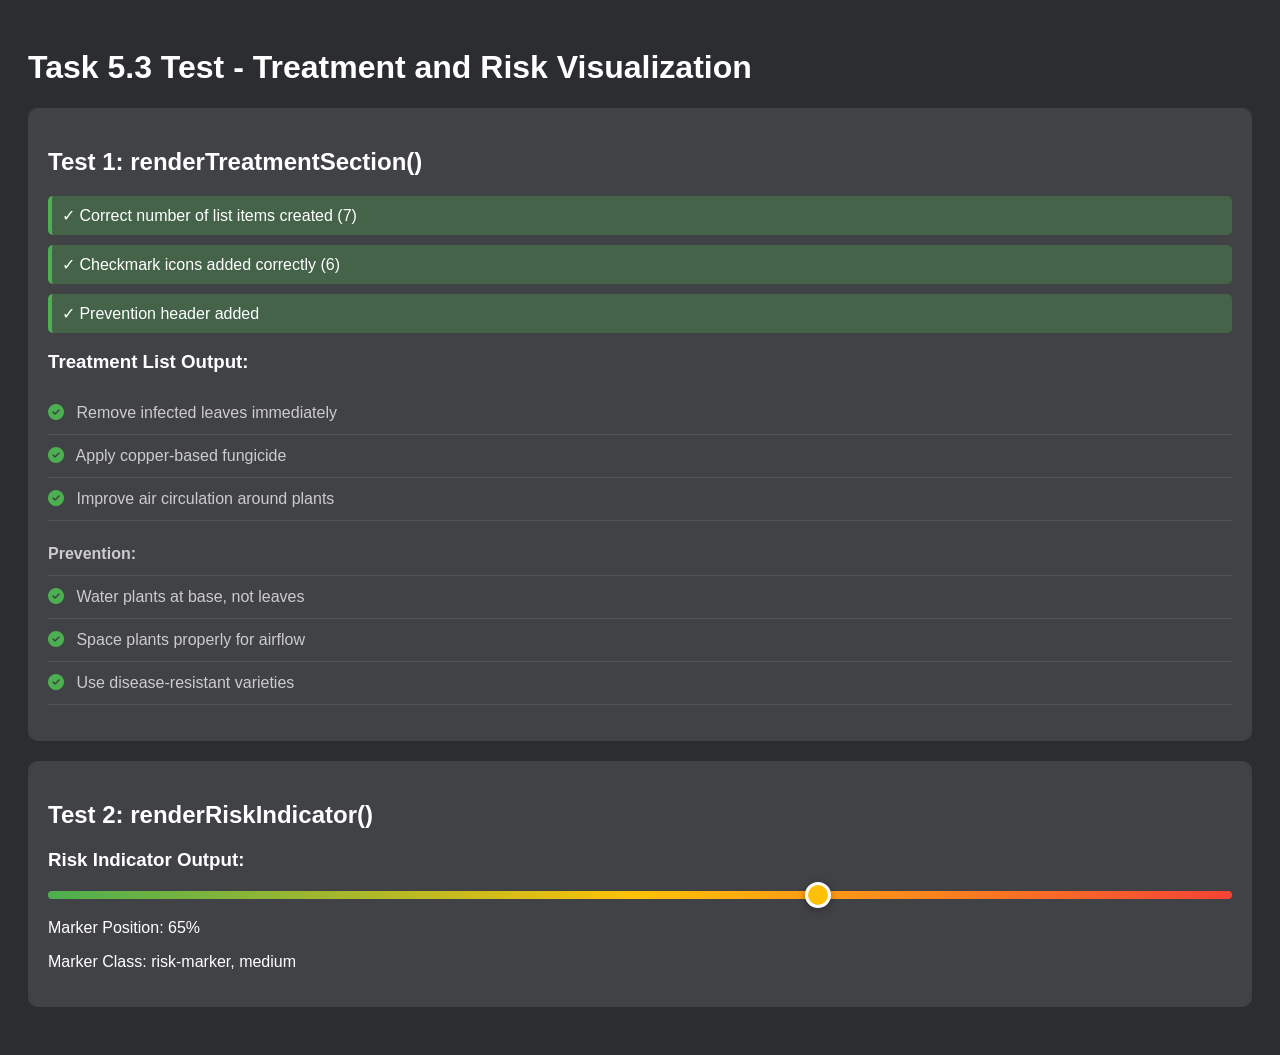
<file: test-task-5.3.html>
<!DOCTYPE html>
<html lang="en">
<head>
    <meta charset="UTF-8">
    <meta name="viewport" content="width=device-width, initial-scale=1.0">
    <title>Task 5.3 Test - Treatment and Risk Visualization</title>
    <link rel="stylesheet" href="https://cdnjs.cloudflare.com/ajax/libs/font-awesome/6.4.0/css/all.min.css">
    <style>
        body {
            font-family: Arial, sans-serif;
            padding: 20px;
            background: #2b2d31;
            color: white;
        }
        .test-section {
            margin: 20px 0;
            padding: 20px;
            background: rgba(255, 255, 255, 0.1);
            border-radius: 10px;
        }
        .test-result {
            margin: 10px 0;
            padding: 10px;
            border-radius: 5px;
        }
        .pass {
            background: rgba(76, 175, 80, 0.3);
            border-left: 4px solid #4CAF50;
        }
        .fail {
            background: rgba(244, 67, 54, 0.3);
            border-left: 4px solid #F44336;
        }
        #treatment-list {
            list-style: none;
            padding: 0;
        }
        #treatment-list li {
            padding: 12px 0;
            border-bottom: 1px solid rgba(255, 255, 255, 0.1);
            color: #ccc;
        }
        #treatment-list li i {
            color: #4CAF50;
            margin-right: 8px;
        }
        .risk-bar-container {
            position: relative;
            height: 8px;
            background: linear-gradient(to right, #4CAF50, #FFC107, #F44336);
            border-radius: 4px;
            margin: 20px 0;
        }
        .risk-marker {
            position: absolute;
            top: 50%;
            transform: translate(-50%, -50%);
            width: 20px;
            height: 20px;
            border-radius: 50%;
            border: 3px solid white;
            box-shadow: 0 2px 8px rgba(0, 0, 0, 0.3);
            transition: left 0.5s ease-in-out;
        }
        .risk-marker.low {
            background: #4CAF50;
        }
        .risk-marker.medium {
            background: #FFC107;
        }
        .risk-marker.high {
            background: #F44336;
        }
    </style>
</head>
<body>
    <h1>Task 5.3 Test - Treatment and Risk Visualization</h1>
    
    <div class="test-section">
        <h2>Test 1: renderTreatmentSection()</h2>
        <div id="test1-results"></div>
        <h3>Treatment List Output:</h3>
        <ul id="treatment-list"></ul>
    </div>
    
    <div class="test-section">
        <h2>Test 2: renderRiskIndicator()</h2>
        <div id="test2-results"></div>
        <h3>Risk Indicator Output:</h3>
        <div class="risk-bar-container">
            <div class="risk-marker low" id="risk-marker"></div>
        </div>
        <p>Marker Position: <span id="marker-position">Not set</span></p>
        <p>Marker Class: <span id="marker-class">Not set</span></p>
    </div>

    <script>
        // Mock StateManager and NavigationManager
        class StateManager {
            constructor() {
                this.currentScan = null;
            }
            getCurrentScan() {
                return this.currentScan;
            }
            setCurrentScan(scan) {
                this.currentScan = scan;
            }
        }

        class NavigationManager {
            navigateTo(screen) {
                console.log('Navigate to:', screen);
            }
        }

        // Import ResultScreen methods
        class ResultScreen {
            constructor(stateManager, navigationManager) {
                this.stateManager = stateManager;
                this.navigationManager = navigationManager;
            }

            renderTreatmentSection(treatment) {
                const treatmentList = document.getElementById('treatment-list');
                
                if (!treatmentList) {
                    console.error('Treatment list element not found');
                    return;
                }
                
                // Clear existing content
                treatmentList.innerHTML = '';
                
                // Add treatment steps
                if (treatment.steps && treatment.steps.length > 0) {
                    treatment.steps.forEach(step => {
                        const li = document.createElement('li');
                        li.innerHTML = `<i class="fas fa-check-circle"></i> ${step}`;
                        treatmentList.appendChild(li);
                    });
                }
                
                // Add prevention tips
                if (treatment.prevention && treatment.prevention.length > 0) {
                    // Add a separator or subheading if desired
                    const preventionHeader = document.createElement('li');
                    preventionHeader.innerHTML = '<strong>Prevention:</strong>';
                    preventionHeader.style.marginTop = '12px';
                    preventionHeader.style.listStyle = 'none';
                    treatmentList.appendChild(preventionHeader);
                    
                    treatment.prevention.forEach(tip => {
                        const li = document.createElement('li');
                        li.innerHTML = `<i class="fas fa-check-circle"></i> ${tip}`;
                        treatmentList.appendChild(li);
                    });
                }
            }

            renderRiskIndicator(confidence, riskLevel) {
                const riskMarker = document.getElementById('risk-marker');
                
                if (!riskMarker) {
                    console.error('Risk marker element not found');
                    return;
                }
                
                // Calculate marker position based on confidence (0-100%)
                const position = confidence * 100;
                
                // Position marker (accounting for marker width to center it)
                riskMarker.style.left = `${position}%`;
                
                // Remove all risk level classes
                riskMarker.classList.remove('low', 'medium', 'high');
                
                // Add appropriate risk level class
                riskMarker.classList.add(riskLevel.toLowerCase());
            }
        }

        // Run tests
        function runTests() {
            const stateManager = new StateManager();
            const navigationManager = new NavigationManager();
            const resultScreen = new ResultScreen(stateManager, navigationManager);

            // Test 1: renderTreatmentSection
            console.log('Running Test 1: renderTreatmentSection()');
            const testTreatment = {
                steps: [
                    'Remove infected leaves immediately',
                    'Apply copper-based fungicide',
                    'Improve air circulation around plants'
                ],
                prevention: [
                    'Water plants at base, not leaves',
                    'Space plants properly for airflow',
                    'Use disease-resistant varieties'
                ]
            };

            resultScreen.renderTreatmentSection(testTreatment);

            // Verify treatment list
            const treatmentList = document.getElementById('treatment-list');
            const listItems = treatmentList.querySelectorAll('li');
            const test1Results = document.getElementById('test1-results');

            let test1Pass = true;
            let test1Messages = [];

            // Check if list items were created
            if (listItems.length === 7) { // 3 steps + 1 header + 3 prevention
                test1Messages.push('✓ Correct number of list items created (7)');
            } else {
                test1Pass = false;
                test1Messages.push(`✗ Expected 7 list items, got ${listItems.length}`);
            }

            // Check if checkmark icons are present
            const icons = treatmentList.querySelectorAll('i.fa-check-circle');
            if (icons.length === 6) { // 3 steps + 3 prevention
                test1Messages.push('✓ Checkmark icons added correctly (6)');
            } else {
                test1Pass = false;
                test1Messages.push(`✗ Expected 6 checkmark icons, got ${icons.length}`);
            }

            // Check if prevention header exists
            const preventionHeader = Array.from(listItems).find(li => li.innerHTML.includes('Prevention:'));
            if (preventionHeader) {
                test1Messages.push('✓ Prevention header added');
            } else {
                test1Pass = false;
                test1Messages.push('✗ Prevention header not found');
            }

            test1Results.innerHTML = test1Messages.map(msg => 
                `<div class="test-result ${test1Pass ? 'pass' : 'fail'}">${msg}</div>`
            ).join('');

            // Test 2: renderRiskIndicator
            console.log('Running Test 2: renderRiskIndicator()');
            const testCases = [
                { confidence: 0.25, riskLevel: 'Low', expectedPosition: '25%' },
                { confidence: 0.65, riskLevel: 'Medium', expectedPosition: '65%' },
                { confidence: 0.90, riskLevel: 'High', expectedPosition: '90%' }
            ];

            const test2Results = document.getElementById('test2-results');
            let test2Messages = [];
            let test2Pass = true;

            testCases.forEach((testCase, index) => {
                setTimeout(() => {
                    resultScreen.renderRiskIndicator(testCase.confidence, testCase.riskLevel);
                    
                    const riskMarker = document.getElementById('risk-marker');
                    const actualPosition = riskMarker.style.left;
                    const actualClass = riskMarker.classList.contains(testCase.riskLevel.toLowerCase());

                    if (actualPosition === testCase.expectedPosition) {
                        test2Messages.push(`✓ Test ${index + 1}: Marker position correct (${actualPosition})`);
                    } else {
                        test2Pass = false;
                        test2Messages.push(`✗ Test ${index + 1}: Expected ${testCase.expectedPosition}, got ${actualPosition}`);
                    }

                    if (actualClass) {
                        test2Messages.push(`✓ Test ${index + 1}: Risk level class '${testCase.riskLevel.toLowerCase()}' applied`);
                    } else {
                        test2Pass = false;
                        test2Messages.push(`✗ Test ${index + 1}: Risk level class '${testCase.riskLevel.toLowerCase()}' not applied`);
                    }

                    // Update display
                    document.getElementById('marker-position').textContent = actualPosition;
                    document.getElementById('marker-class').textContent = Array.from(riskMarker.classList).join(', ');

                    if (index === testCases.length - 1) {
                        test2Results.innerHTML = test2Messages.map(msg => 
                            `<div class="test-result ${test2Pass ? 'pass' : 'fail'}">${msg}</div>`
                        ).join('');
                    }
                }, index * 1000);
            });
        }

        // Run tests when page loads
        window.addEventListener('DOMContentLoaded', runTests);
    </script>
</body>
</html>
</file>
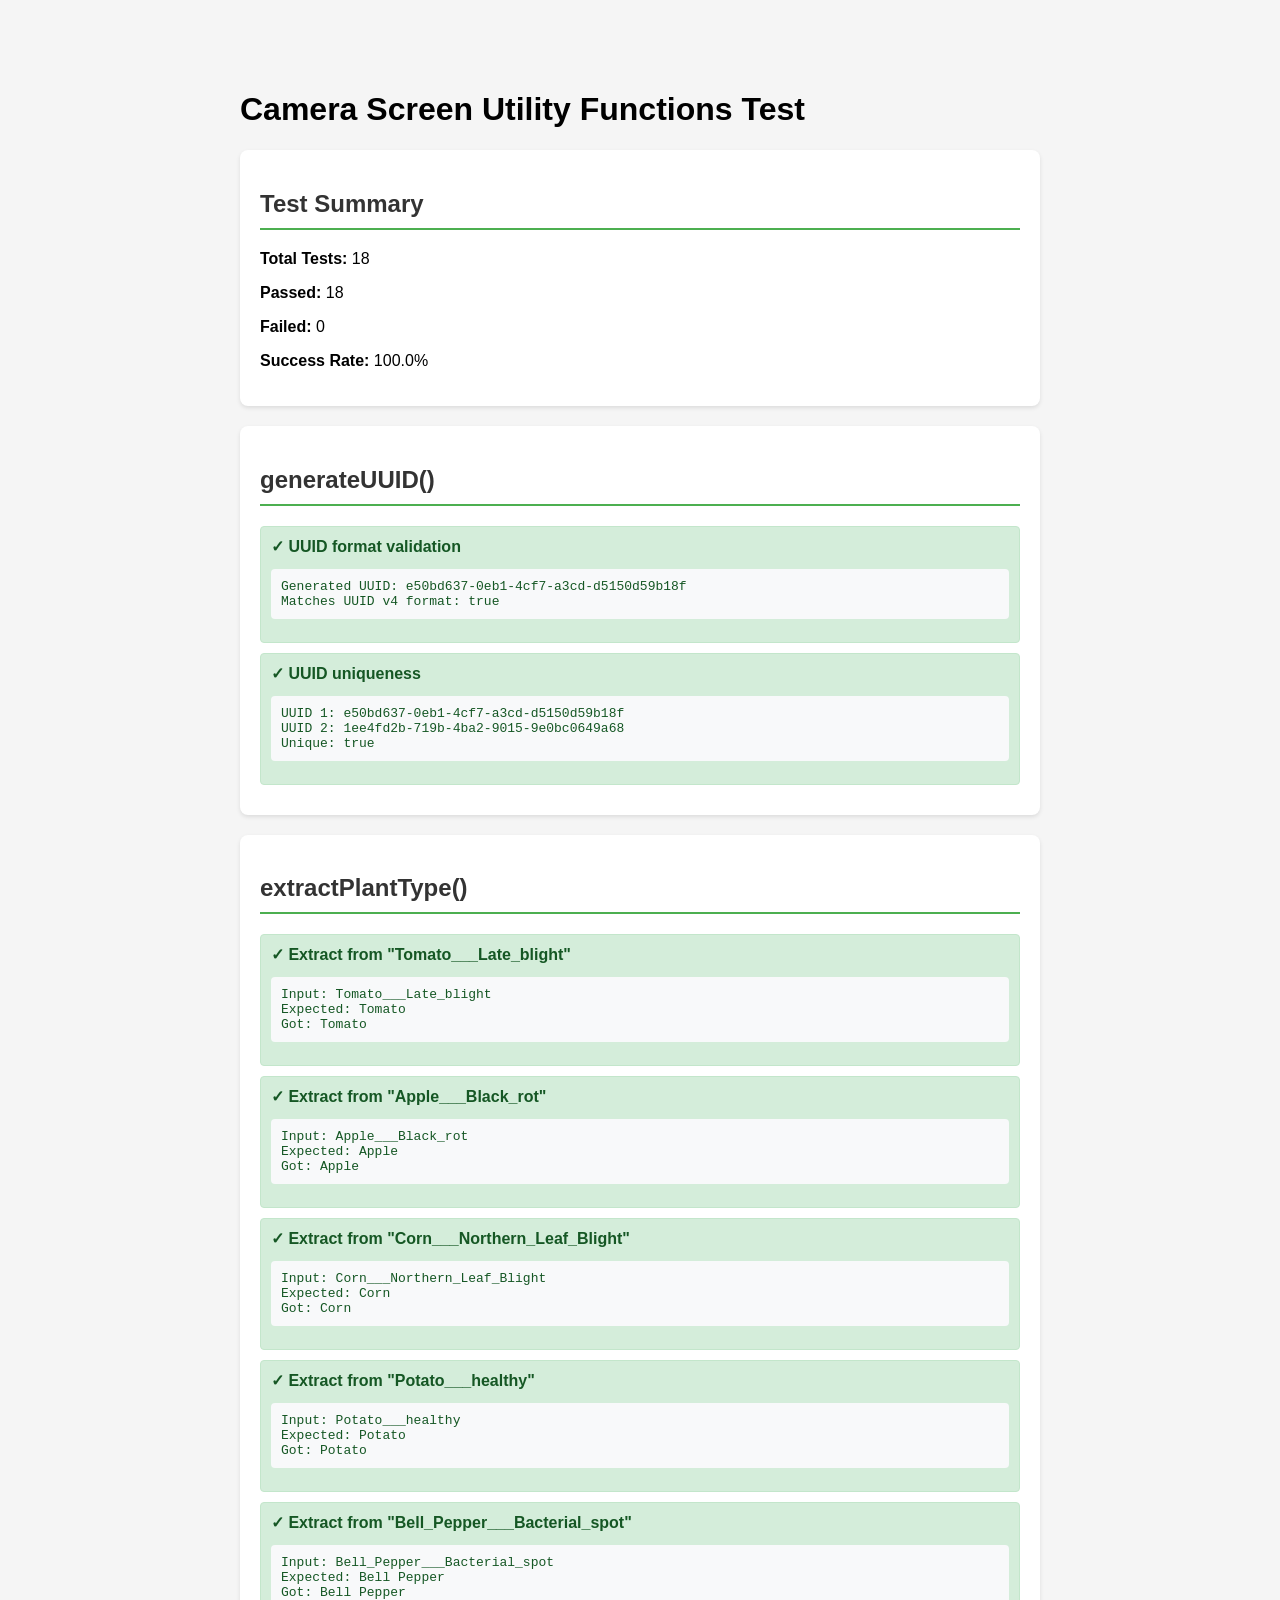
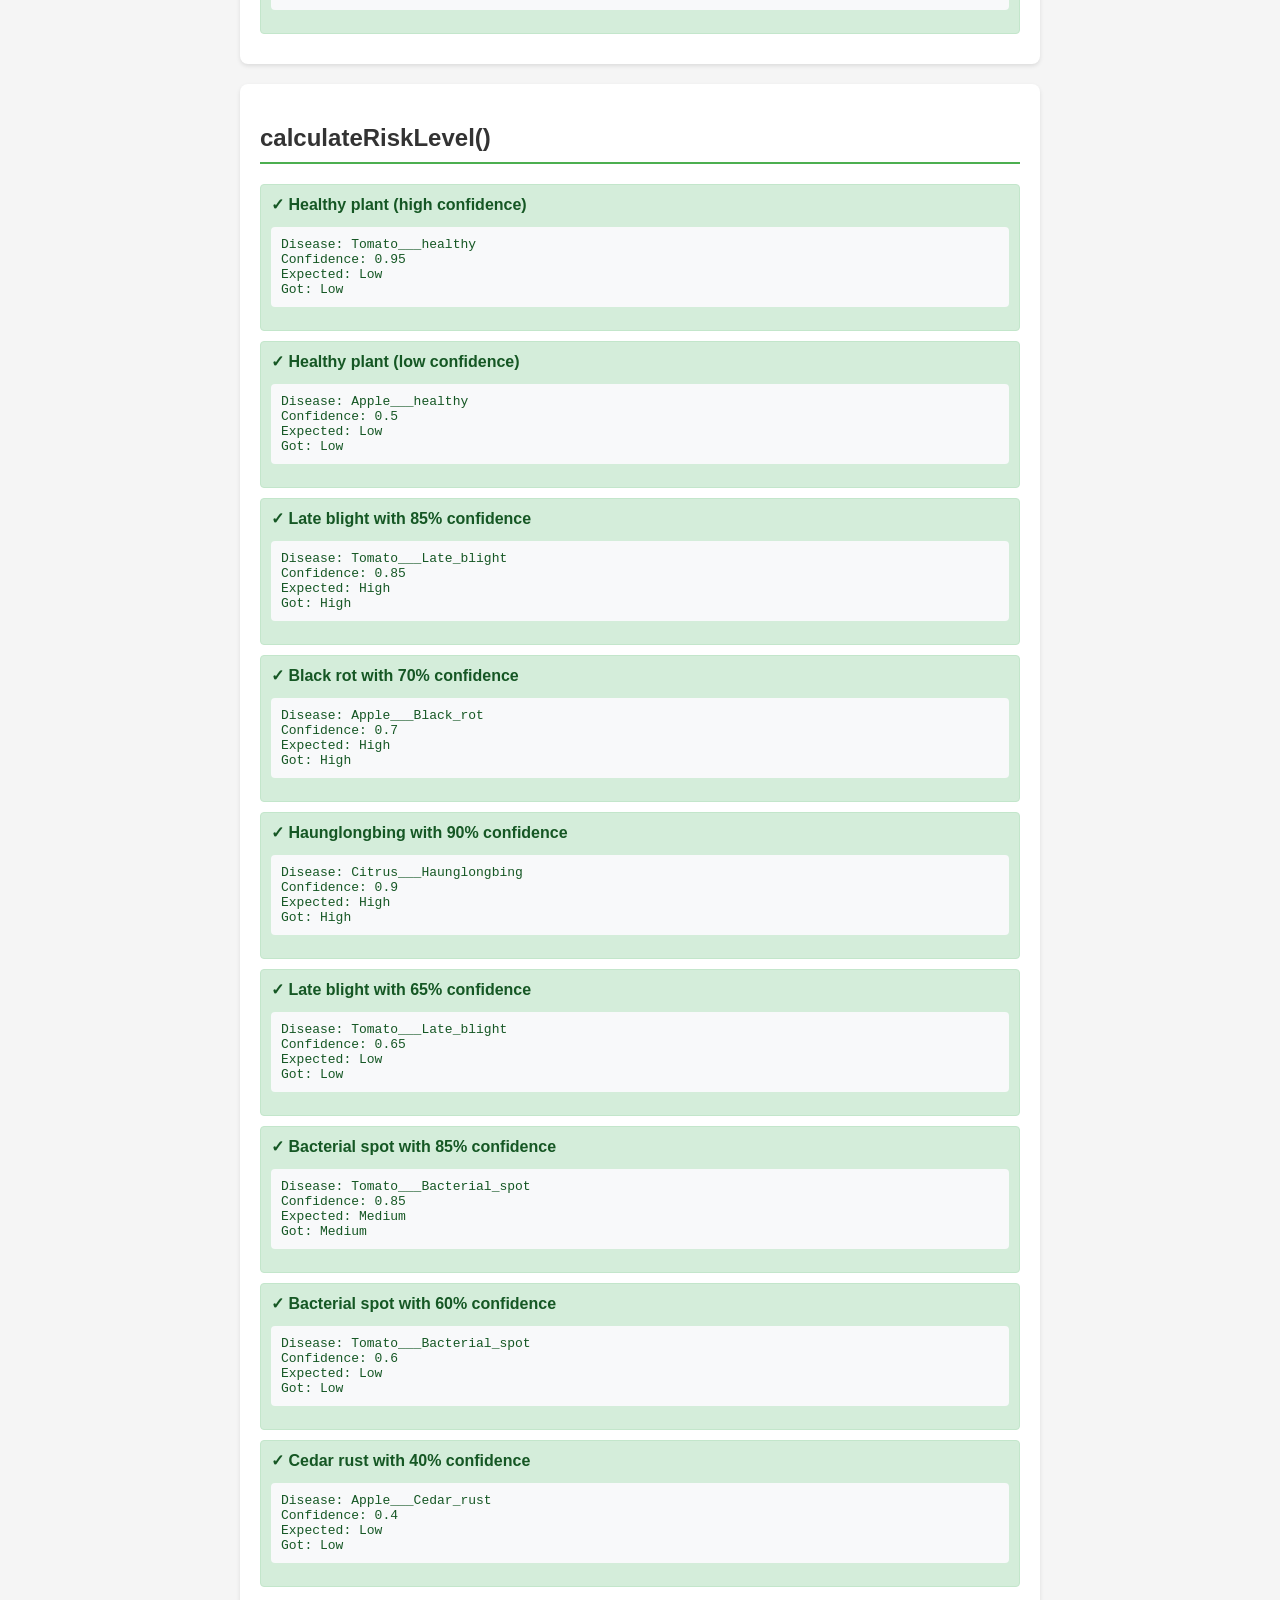
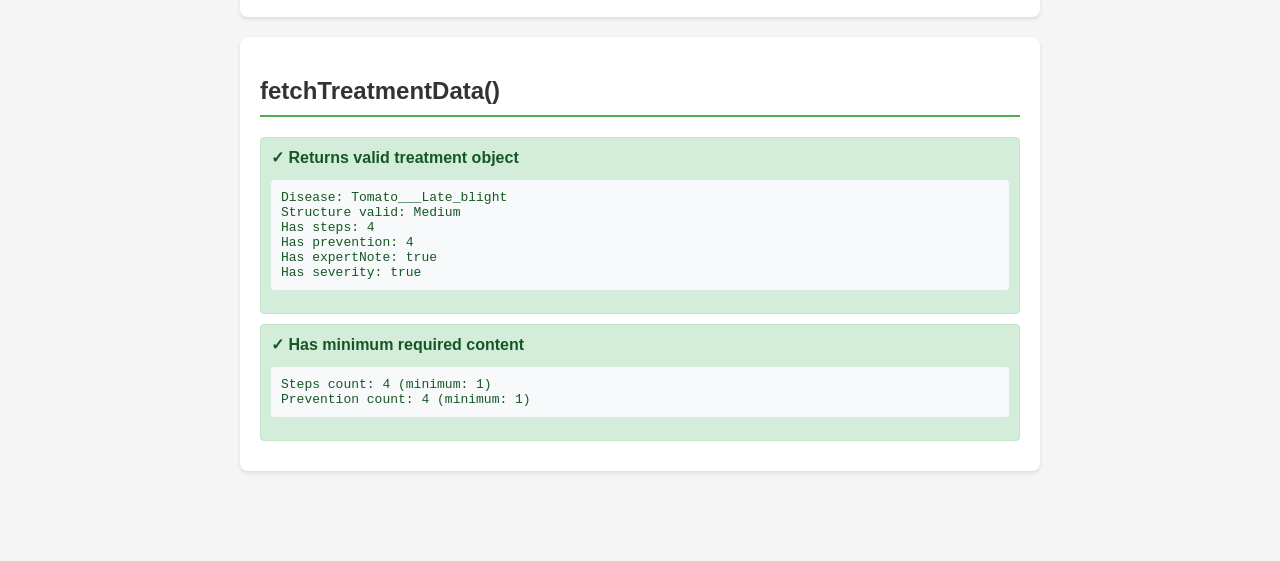
<file: test-utility-functions.html>
<!DOCTYPE html>
<html lang="en">
<head>
    <meta charset="UTF-8">
    <meta name="viewport" content="width=device-width, initial-scale=1.0">
    <title>Utility Functions Test</title>
    <style>
        body {
            font-family: Arial, sans-serif;
            max-width: 800px;
            margin: 50px auto;
            padding: 20px;
            background: #f5f5f5;
        }
        .test-section {
            background: white;
            padding: 20px;
            margin-bottom: 20px;
            border-radius: 8px;
            box-shadow: 0 2px 4px rgba(0,0,0,0.1);
        }
        .test-result {
            padding: 10px;
            margin: 10px 0;
            border-radius: 4px;
        }
        .pass {
            background: #d4edda;
            color: #155724;
            border: 1px solid #c3e6cb;
        }
        .fail {
            background: #f8d7da;
            color: #721c24;
            border: 1px solid #f5c6cb;
        }
        h2 {
            color: #333;
            border-bottom: 2px solid #4CAF50;
            padding-bottom: 10px;
        }
        pre {
            background: #f8f9fa;
            padding: 10px;
            border-radius: 4px;
            overflow-x: auto;
        }
    </style>
</head>
<body>
    <h1>Camera Screen Utility Functions Test</h1>
    
    <div id="test-results"></div>

    <script>
        // Mock CameraScreen class with utility functions
        class CameraScreen {
            /**
             * Generate UUID v4 for unique scan identifiers
             * @returns {string} UUID string
             */
            generateUUID() {
                return 'xxxxxxxx-xxxx-4xxx-yxxx-xxxxxxxxxxxx'.replace(/[xy]/g, function(c) {
                    const r = Math.random() * 16 | 0;
                    const v = c === 'x' ? r : (r & 0x3 | 0x8);
                    return v.toString(16);
                });
            }
            
            /**
             * Extract plant type from PlantVillage disease label format
             * @param {string} diseaseLabel - Disease label in format "PlantName___DiseaseName"
             * @returns {string} Plant type with spaces
             */
            extractPlantType(diseaseLabel) {
                // Split by "___" separator
                const parts = diseaseLabel.split('___');
                
                // Get plant name (first part) and replace underscores with spaces
                const plantName = parts[0].replace(/_/g, ' ');
                
                return plantName;
            }
            
            /**
             * Calculate risk level based on confidence and disease type
             * @param {number} confidence - Confidence score (0.0 to 1.0)
             * @param {string} disease - Disease name
             * @returns {string} Risk level: "Low", "Medium", or "High"
             */
            calculateRiskLevel(confidence, disease) {
                // Check if plant is healthy
                if (disease.toLowerCase().includes('healthy')) {
                    return 'Low';
                }
                
                // High-severity diseases based on PlantVillage dataset
                const highSeverityDiseases = [
                    'Late_blight',
                    'Black_rot',
                    'Haunglongbing',
                    'Esca',
                    'Northern_Leaf_Blight'
                ];
                
                // Check if disease is high severity
                const isHighSeverity = highSeverityDiseases.some(severeDiseasePattern => 
                    disease.includes(severeDiseasePattern)
                );
                
                // Calculate risk based on confidence and severity
                if (isHighSeverity && confidence >= 0.7) {
                    return 'High';
                } else if (confidence >= 0.8) {
                    return 'Medium';
                } else {
                    return 'Low';
                }
            }
            
            /**
             * Fetch treatment data for a specific disease
             * @param {string} disease - Disease name
             * @returns {Promise<object>} Treatment information object
             */
            async fetchTreatmentData(disease) {
                // For testing, return fallback data immediately
                return {
                    disease: disease,
                    steps: [
                        'Remove affected leaves immediately',
                        'Apply appropriate fungicide or treatment',
                        'Improve air circulation around plants',
                        'Monitor plant regularly for recurrence'
                    ],
                    prevention: [
                        'Maintain proper plant spacing',
                        'Water at base of plant, avoid wetting leaves',
                        'Practice crop rotation',
                        'Use disease-resistant varieties'
                    ],
                    expertNote: 'Early detection and prompt action are key to managing plant diseases effectively.',
                    severity: 'Medium'
                };
            }
        }

        // Test runner
        const camera = new CameraScreen();
        const resultsDiv = document.getElementById('test-results');

        function addTestResult(sectionTitle, testName, passed, details) {
            let section = document.querySelector(`[data-section="${sectionTitle}"]`);
            if (!section) {
                section = document.createElement('div');
                section.className = 'test-section';
                section.setAttribute('data-section', sectionTitle);
                section.innerHTML = `<h2>${sectionTitle}</h2>`;
                resultsDiv.appendChild(section);
            }
            
            const resultDiv = document.createElement('div');
            resultDiv.className = `test-result ${passed ? 'pass' : 'fail'}`;
            resultDiv.innerHTML = `
                <strong>${passed ? '✓' : '✗'} ${testName}</strong>
                <pre>${details}</pre>
            `;
            section.appendChild(resultDiv);
        }

        // Test 1: generateUUID()
        function testGenerateUUID() {
            const uuid1 = camera.generateUUID();
            const uuid2 = camera.generateUUID();
            
            // Test UUID format
            const uuidRegex = /^[0-9a-f]{8}-[0-9a-f]{4}-4[0-9a-f]{3}-[89ab][0-9a-f]{3}-[0-9a-f]{12}$/i;
            const formatValid = uuidRegex.test(uuid1);
            addTestResult('generateUUID()', 'UUID format validation', formatValid, 
                `Generated UUID: ${uuid1}\nMatches UUID v4 format: ${formatValid}`);
            
            // Test uniqueness
            const isUnique = uuid1 !== uuid2;
            addTestResult('generateUUID()', 'UUID uniqueness', isUnique,
                `UUID 1: ${uuid1}\nUUID 2: ${uuid2}\nUnique: ${isUnique}`);
        }

        // Test 2: extractPlantType()
        function testExtractPlantType() {
            const tests = [
                { input: 'Tomato___Late_blight', expected: 'Tomato' },
                { input: 'Apple___Black_rot', expected: 'Apple' },
                { input: 'Corn___Northern_Leaf_Blight', expected: 'Corn' },
                { input: 'Potato___healthy', expected: 'Potato' },
                { input: 'Bell_Pepper___Bacterial_spot', expected: 'Bell Pepper' }
            ];
            
            tests.forEach(test => {
                const result = camera.extractPlantType(test.input);
                const passed = result === test.expected;
                addTestResult('extractPlantType()', `Extract from "${test.input}"`, passed,
                    `Input: ${test.input}\nExpected: ${test.expected}\nGot: ${result}`);
            });
        }

        // Test 3: calculateRiskLevel()
        function testCalculateRiskLevel() {
            const tests = [
                // Healthy plants should always be Low
                { confidence: 0.95, disease: 'Tomato___healthy', expected: 'Low', desc: 'Healthy plant (high confidence)' },
                { confidence: 0.5, disease: 'Apple___healthy', expected: 'Low', desc: 'Healthy plant (low confidence)' },
                
                // High-severity diseases with high confidence
                { confidence: 0.85, disease: 'Tomato___Late_blight', expected: 'High', desc: 'Late blight with 85% confidence' },
                { confidence: 0.7, disease: 'Apple___Black_rot', expected: 'High', desc: 'Black rot with 70% confidence' },
                { confidence: 0.9, disease: 'Citrus___Haunglongbing', expected: 'High', desc: 'Haunglongbing with 90% confidence' },
                
                // High-severity diseases with lower confidence
                { confidence: 0.65, disease: 'Tomato___Late_blight', expected: 'Low', desc: 'Late blight with 65% confidence' },
                
                // Medium-severity diseases with high confidence
                { confidence: 0.85, disease: 'Tomato___Bacterial_spot', expected: 'Medium', desc: 'Bacterial spot with 85% confidence' },
                
                // Low confidence diseases
                { confidence: 0.6, disease: 'Tomato___Bacterial_spot', expected: 'Low', desc: 'Bacterial spot with 60% confidence' },
                { confidence: 0.4, disease: 'Apple___Cedar_rust', expected: 'Low', desc: 'Cedar rust with 40% confidence' }
            ];
            
            tests.forEach(test => {
                const result = camera.calculateRiskLevel(test.confidence, test.disease);
                const passed = result === test.expected;
                addTestResult('calculateRiskLevel()', test.desc, passed,
                    `Disease: ${test.disease}\nConfidence: ${test.confidence}\nExpected: ${test.expected}\nGot: ${result}`);
            });
        }

        // Test 4: fetchTreatmentData()
        async function testFetchTreatmentData() {
            const disease = 'Tomato___Late_blight';
            const treatment = await camera.fetchTreatmentData(disease);
            
            // Check structure
            const hasRequiredFields = 
                treatment.disease &&
                Array.isArray(treatment.steps) &&
                Array.isArray(treatment.prevention) &&
                treatment.expertNote &&
                treatment.severity;
            
            addTestResult('fetchTreatmentData()', 'Returns valid treatment object', hasRequiredFields,
                `Disease: ${disease}\nStructure valid: ${hasRequiredFields}\n` +
                `Has steps: ${treatment.steps?.length || 0}\n` +
                `Has prevention: ${treatment.prevention?.length || 0}\n` +
                `Has expertNote: ${!!treatment.expertNote}\n` +
                `Has severity: ${!!treatment.severity}`);
            
            // Check minimum content
            const hasMinimumContent = 
                treatment.steps.length >= 1 &&
                treatment.prevention.length >= 1;
            
            addTestResult('fetchTreatmentData()', 'Has minimum required content', hasMinimumContent,
                `Steps count: ${treatment.steps.length} (minimum: 1)\n` +
                `Prevention count: ${treatment.prevention.length} (minimum: 1)`);
        }

        // Run all tests
        async function runAllTests() {
            testGenerateUUID();
            testExtractPlantType();
            testCalculateRiskLevel();
            await testFetchTreatmentData();
            
            // Summary
            const allResults = document.querySelectorAll('.test-result');
            const passed = document.querySelectorAll('.test-result.pass').length;
            const failed = document.querySelectorAll('.test-result.fail').length;
            
            const summary = document.createElement('div');
            summary.className = 'test-section';
            summary.innerHTML = `
                <h2>Test Summary</h2>
                <p><strong>Total Tests:</strong> ${allResults.length}</p>
                <p><strong>Passed:</strong> ${passed}</p>
                <p><strong>Failed:</strong> ${failed}</p>
                <p><strong>Success Rate:</strong> ${((passed / allResults.length) * 100).toFixed(1)}%</p>
            `;
            resultsDiv.insertBefore(summary, resultsDiv.firstChild);
        }

        runAllTests();
    </script>
</body>
</html>
</file>
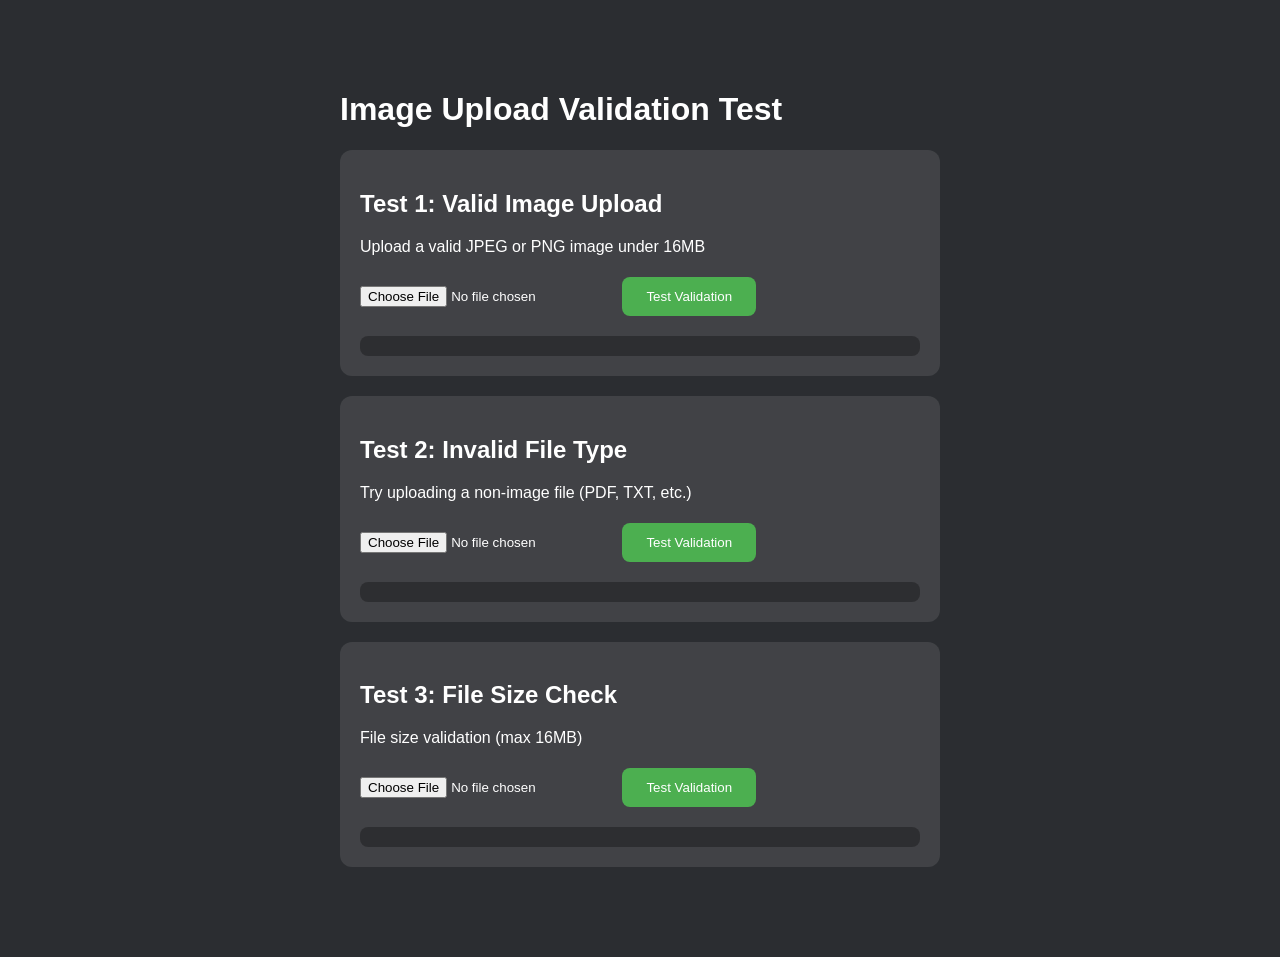
<file: test-validation.html>
<!DOCTYPE html>
<html lang="en">
<head>
    <meta charset="UTF-8">
    <meta name="viewport" content="width=device-width, initial-scale=1.0">
    <title>Image Upload Validation Test</title>
    <style>
        body {
            font-family: Arial, sans-serif;
            max-width: 600px;
            margin: 50px auto;
            padding: 20px;
            background: #2b2d31;
            color: white;
        }
        .test-section {
            background: rgba(255, 255, 255, 0.1);
            padding: 20px;
            border-radius: 12px;
            margin-bottom: 20px;
        }
        button {
            background: #4CAF50;
            color: white;
            border: none;
            padding: 12px 24px;
            border-radius: 8px;
            cursor: pointer;
            margin: 5px;
        }
        button:hover {
            background: #45a049;
        }
        .result {
            margin-top: 15px;
            padding: 10px;
            border-radius: 8px;
            background: rgba(0, 0, 0, 0.3);
        }
        .success { color: #4CAF50; }
        .error { color: #F44336; }
        input[type="file"] {
            margin: 10px 0;
        }
    </style>
</head>
<body>
    <h1>Image Upload Validation Test</h1>
    
    <div class="test-section">
        <h2>Test 1: Valid Image Upload</h2>
        <p>Upload a valid JPEG or PNG image under 16MB</p>
        <input type="file" id="test1-input" accept="image/*">
        <button onclick="testValidation('test1-input', 'test1-result')">Test Validation</button>
        <div id="test1-result" class="result"></div>
    </div>
    
    <div class="test-section">
        <h2>Test 2: Invalid File Type</h2>
        <p>Try uploading a non-image file (PDF, TXT, etc.)</p>
        <input type="file" id="test2-input">
        <button onclick="testValidation('test2-input', 'test2-result')">Test Validation</button>
        <div id="test2-result" class="result"></div>
    </div>
    
    <div class="test-section">
        <h2>Test 3: File Size Check</h2>
        <p>File size validation (max 16MB)</p>
        <input type="file" id="test3-input" accept="image/*">
        <button onclick="testValidation('test3-input', 'test3-result')">Test Validation</button>
        <div id="test3-result" class="result"></div>
    </div>

    <script>
        function testValidation(inputId, resultId) {
            const input = document.getElementById(inputId);
            const result = document.getElementById(resultId);
            const file = input.files[0];
            
            if (!file) {
                result.innerHTML = '<span class="error">❌ No file selected</span>';
                return;
            }
            
            result.innerHTML = `<strong>File Info:</strong><br>
                Name: ${file.name}<br>
                Type: ${file.type}<br>
                Size: ${(file.size / 1024 / 1024).toFixed(2)} MB<br><br>`;
            
            // Validate file type
            const validTypes = ['image/jpeg', 'image/jpg', 'image/png'];
            if (!validTypes.includes(file.type.toLowerCase())) {
                result.innerHTML += '<span class="error">❌ FAILED: Invalid file type. Please upload JPG or PNG.</span>';
                return;
            }
            
            // Validate file size (max 16MB)
            const maxSize = 16 * 1024 * 1024;
            if (file.size > maxSize) {
                result.innerHTML += '<span class="error">❌ FAILED: File size exceeds 16MB limit.</span>';
                return;
            }
            
            result.innerHTML += '<span class="success">✅ PASSED: File validation successful!</span>';
        }
    </script>
</body>
</html>
</file>
